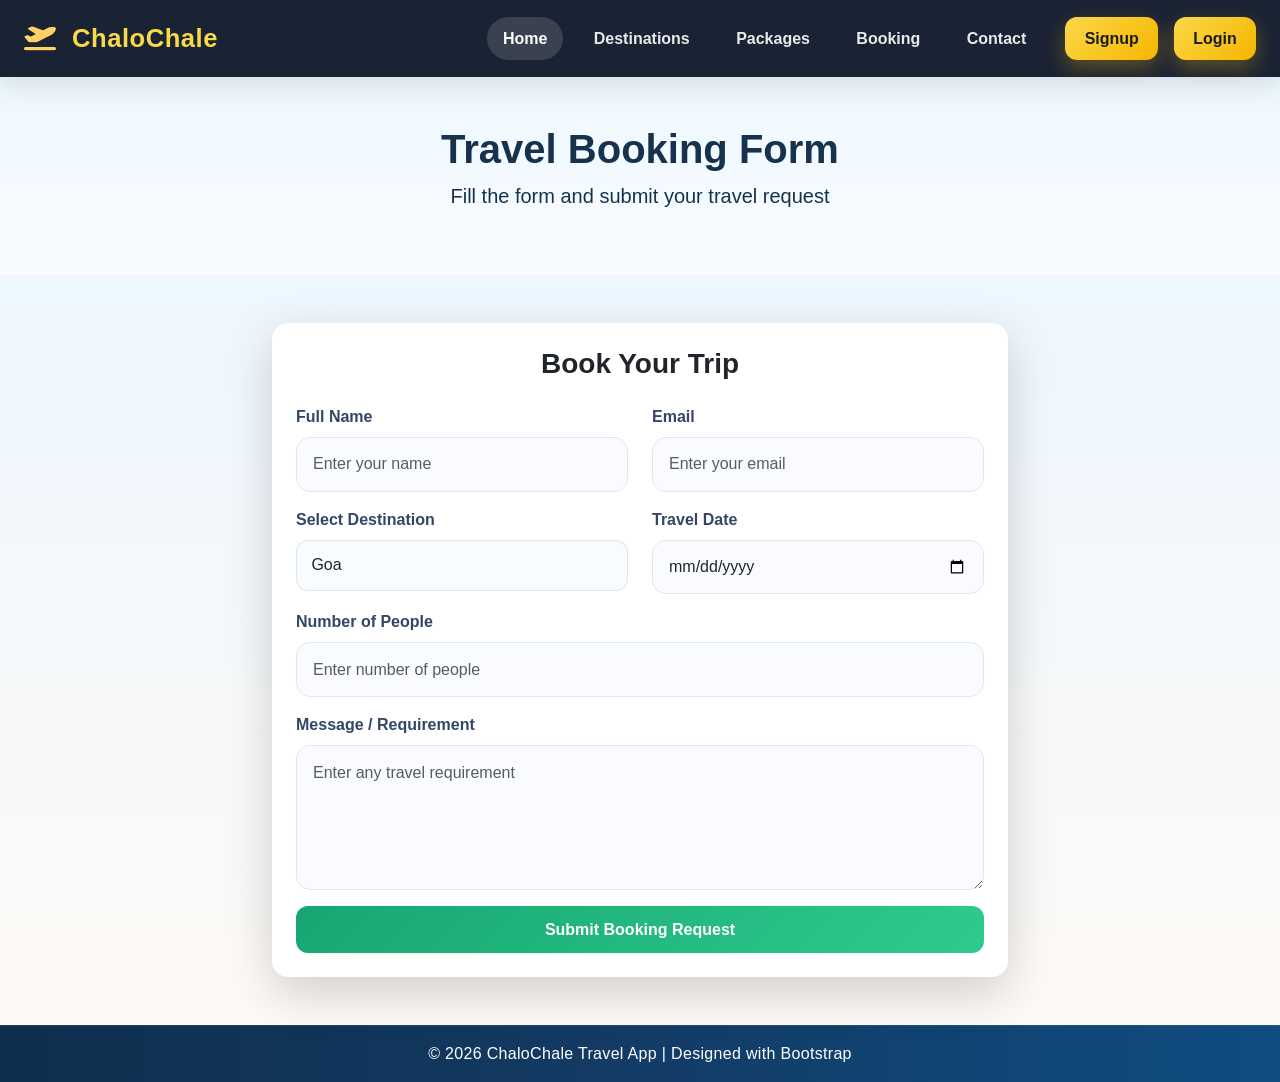
<file: booking.html>
<!DOCTYPE html>
<html lang="en">

<head>
    <meta charset="UTF-8">
    <meta name="viewport" content="width=device-width, initial-scale=1.0">
    <link rel="stylesheet" href="https://cdnjs.cloudflare.com/ajax/libs/font-awesome/6.5.1/css/all.min.css">
    <link href="https://cdn.jsdelivr.net/npm/bootstrap@5.3.8/dist/css/bootstrap.min.css" rel="stylesheet">
    <link rel="stylesheet" href="css/style.css" />
    <title>Document</title>
</head>

<body>
    <div class="container-fluid">
        <div class="row">
            <div class="col-md-12">
                <!-- Navbar Start-->
                <nav class="navbar navbar-expand-lg navbar-dark bg-dark">
                    <div class="container-fluid">
                        <a class="navbar-brand fw-bold" href="#">
                            <i class="fa-solid fa-plane-departure"></i> ChaloChale
                        </a>
                        <button class="navbar-toggler" type="button" data-bs-toggle="collapse" data-bs-target="#menu"
                            aria-controls="menu" aria-expanded="false" aria-label="Toggle navigation">
                            <span class="navbar-toggler-icon"></span>
                        </button>
                        <div class="collapse navbar-collapse" id="menu">
                            <ul class="navbar-nav ms-auto">
                                <li class="nav-item"><a class="nav-link active" href="index.html">Home</a></li>
                                <li class="nav-item"><a class="nav-link" href="destinations.html">Destinations</a></li>
                                <li class="nav-item"><a class="nav-link" href="packages.html">Packages</a></li>
                                <li class="nav-item"><a class="nav-link" href="booking.html">Booking</a></li>
                                <li class="nav-item"><a class="nav-link" href="contact.html">Contact</a></li>
                            </ul>
                            <a href="signup.html" class="btn btn-warning ms-lg-3">Signup</a>
                            <a href="login.html" class="btn btn-warning ms-lg-3">Login</a>
                        </div>
                    </div>
                </nav>
            </div><!-- navbar row end-->
        </div>

        <section class="py-5 bg-light text-center">
            <div class="container">
                <h1 class="fw-bold">Travel Booking Form</h1>
                <p class="lead">Fill the form and submit your travel request</p>
            </div>
        </section>
        <section class="py-5">
            <div class="container">
                <div class="row justify-content-center">
                    <div class="col-12 col-md-10 col-lg-8">
                        <div class="card shadow-lg p-4 rounded-4">
                            <h3 class="fw-bold mb-4 text-center">Book Your Trip</h3>
                            <form>
                                <div class="row">
                                    <div class="col-12 col-md-6 mb-3">
                                        <label class="form-label">Full Name</label>
                                        <input type="text" class="form-control" placeholder="Enter your name">
                                    </div>
                                    <div class="col-12 col-md-6 mb-3">
                                        <label class="form-label">Email</label>
                                        <input type="email" class="form-control" placeholder="Enter your email">
                                    </div>
                                </div>
                                <div class="row">
                                    <div class="col-12 col-md-6 mb-3">
                                        <label class="form-label">Select Destination</label>
                                        <select class="form-select">
                                            <option>Goa</option>
                                            <option>Manali</option>
                                            <option>Kerala</option>
                                            <option>Jaipur</option>
                                            <option>Agra</option>
                                        </select>
                                    </div>
                                    <div class="col-12 col-md-6 mb-3">
                                        <label class="form-label">Travel Date</label>
                                        <input type="date" class="form-control">
                                    </div>
                                </div>
                                <div class="mb-3">
                                    <label class="form-label">Number of People</label>
                                    <input type="number" class="form-control" placeholder="Enter number of people">
                                </div>
                                <div class="mb-3">
                                    <label class="form-label">Message / Requirement</label>
                                    <textarea class="form-control" rows="4"
                                        placeholder="Enter any travel requirement"></textarea>
                                </div>
                                <button type="submit" class="btn btn-success w-100">
                                    Submit Booking Request
                                </button>
                            </form>
                        </div>
                    </div>
                </div>
            </div>
        </section>


        <!-- Footer -->
        <footer class="bg-dark text-white text-center py-3">
            <p class="mb-0">© 2026 ChaloChale Travel App | Designed with Bootstrap</p>
        </footer>
    </div>
    <script src="https://cdn.jsdelivr.net/npm/bootstrap@5.3.8/dist/js/bootstrap.bundle.min.js"></script>
    <script src="js/script.js"></script>
</body>

</html>
</file>
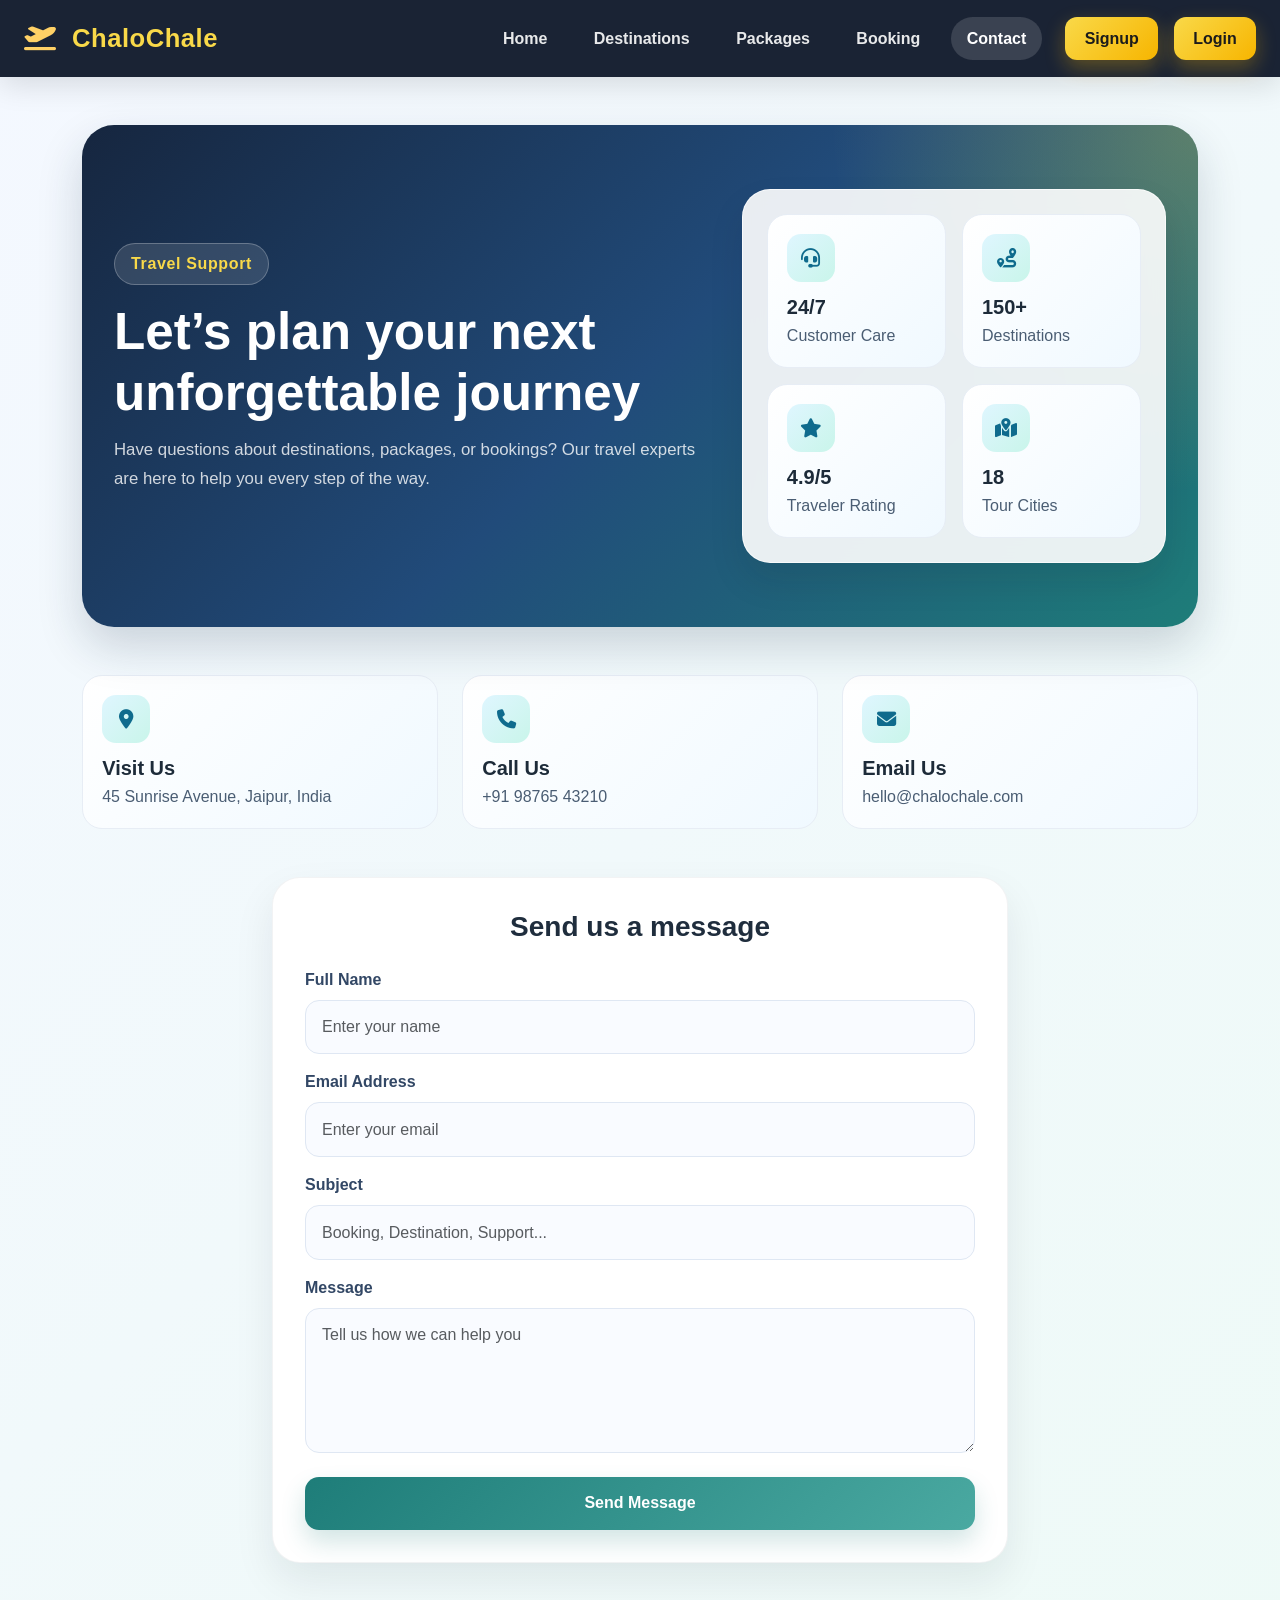
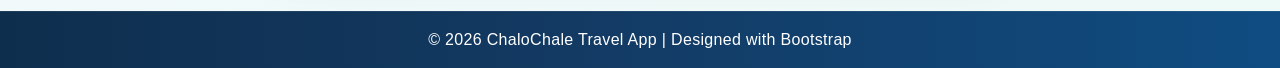
<file: contact.html>
<!DOCTYPE html>
<html lang="en">

<head>
    <meta charset="UTF-8">
    <meta name="viewport" content="width=device-width, initial-scale=1.0">
    <link rel="stylesheet" href="https://cdnjs.cloudflare.com/ajax/libs/font-awesome/6.5.1/css/all.min.css">
    <link href="https://cdn.jsdelivr.net/npm/bootstrap@5.3.8/dist/css/bootstrap.min.css" rel="stylesheet">
    <link rel="stylesheet" href="css/style.css" />
    <title>Contact | ChaloChale</title>

    <style>
        body {
            background: linear-gradient(135deg, #f4f8ff 0%, #eefaf7 100%);
            font-family: 'Segoe UI', sans-serif;
            color: #1f2d3d;
        }
    </style>
</head>

<body>
    <div class="container-fluid">
        <div class="row">
            <div class="col-md-12">
                <nav class="navbar navbar-expand-lg navbar-dark bg-dark">
                    <div class="container-fluid">
                        <a class="navbar-brand fw-bold" href="#">
                            <i class="fa-solid fa-plane-departure"></i> ChaloChale
                        </a>
                        <button class="navbar-toggler" type="button" data-bs-toggle="collapse" data-bs-target="#menu"
                            aria-controls="menu" aria-expanded="false" aria-label="Toggle navigation">
                            <span class="navbar-toggler-icon"></span>
                        </button>
                        <div class="collapse navbar-collapse" id="menu">
                            <ul class="navbar-nav ms-auto">
                                <li class="nav-item"><a class="nav-link" href="index.html">Home</a></li>
                                <li class="nav-item"><a class="nav-link" href="destinations.html">Destinations</a></li>
                                <li class="nav-item"><a class="nav-link" href="packages.html">Packages</a></li>
                                <li class="nav-item"><a class="nav-link" href="booking.html">Booking</a></li>
                                <li class="nav-item"><a class="nav-link active" href="contact.html">Contact</a></li>
                            </ul>
                            <a href="signup.html" class="btn btn-warning ms-lg-3">Signup</a>
                            <a href="login.html" class="btn btn-warning ms-lg-3">Login</a>
                        </div>
                    </div>
                </nav>
            </div>
        </div>

        <section class="py-5">
            <div class="container">
                <div class="contact-hero mb-5">
                    <div class="row align-items-center">
                        <div class="col-lg-7">
                            <span class="hero-badge">Travel Support</span>
                            <h1 class="hero-title">Let’s plan your next unforgettable journey</h1>
                            <p class="hero-subtitle">
                                Have questions about destinations, packages, or bookings? Our travel experts are here to help you every step of the way.
                            </p>
                        </div>

                        <div class="col-lg-5">
                            <div class="contact-card p-4">
                                <div class="row g-3">
                                    <div class="col-6">
                                        <div class="info-box">
                                            <div class="info-icon"><i class="fa-solid fa-headset"></i></div>
                                            <h5>24/7</h5>
                                            <p>Customer Care</p>
                                        </div>
                                    </div>
                                    <div class="col-6">
                                        <div class="info-box">
                                            <div class="info-icon"><i class="fa-solid fa-route"></i></div>
                                            <h5>150+</h5>
                                            <p>Destinations</p>
                                        </div>
                                    </div>
                                    <div class="col-6">
                                        <div class="info-box">
                                            <div class="info-icon"><i class="fa-solid fa-star"></i></div>
                                            <h5>4.9/5</h5>
                                            <p>Traveler Rating</p>
                                        </div>
                                    </div>
                                    <div class="col-6">
                                        <div class="info-box">
                                            <div class="info-icon"><i class="fa-solid fa-map-location-dot"></i></div>
                                            <h5>18</h5>
                                            <p>Tour Cities</p>
                                        </div>
                                    </div>
                                </div>
                            </div>
                        </div>
                    </div>
                </div>

                <div class="row g-4 align-items-stretch">
                    <div class="col-lg-4">
                        <div class="info-box">
                            <div class="info-icon"><i class="fa-solid fa-location-dot"></i></div>
                            <h5>Visit Us</h5>
                            <p>45 Sunrise Avenue, Jaipur, India</p>
                        </div>
                    </div>

                    <div class="col-lg-4">
                        <div class="info-box">
                            <div class="info-icon"><i class="fa-solid fa-phone"></i></div>
                            <h5>Call Us</h5>
                            <a href="tel:+919876543210">+91 98765 43210</a>
                        </div>
                    </div>

                    <div class="col-lg-4">
                        <div class="info-box">
                            <div class="info-icon"><i class="fa-solid fa-envelope"></i></div>
                            <h5>Email Us</h5>
                            <a href="mailto:hello@chalochale.com">hello@chalochale.com</a>
                        </div>
                    </div>
                </div>

                <div class="row justify-content-center mt-5">
                    <div class="col-12 col-md-10 col-lg-8">
                        <div class="form-card">
                            <h3 class="fw-bold mb-4 text-center">Send us a message</h3>
                            <form>
                                <div class="mb-3">
                                    <label class="form-label">Full Name</label>
                                    <input type="text" class="form-control" placeholder="Enter your name">
                                </div>
                                <div class="mb-3">
                                    <label class="form-label">Email Address</label>
                                    <input type="email" class="form-control" placeholder="Enter your email">
                                </div>
                                <div class="mb-3">
                                    <label class="form-label">Subject</label>
                                    <input type="text" class="form-control" placeholder="Booking, Destination, Support...">
                                </div>
                                <div class="mb-4">
                                    <label class="form-label">Message</label>
                                    <textarea class="form-control" rows="4" placeholder="Tell us how we can help you"></textarea>
                                </div>
                                <button type="submit" class="btn send-btn w-100">Send Message</button>
                            </form>
                        </div>
                    </div>
                </div>
            </div>
        </section>

        <footer class="text-white text-center py-3">
            <p class="mb-0">© 2026 ChaloChale Travel App | Designed with Bootstrap</p>
        </footer>
    </div>

    <script src="https://cdn.jsdelivr.net/npm/bootstrap@5.3.8/dist/js/bootstrap.bundle.min.js"></script>
    <script src="js/script.js"></script>
</body>

</html>
</file>
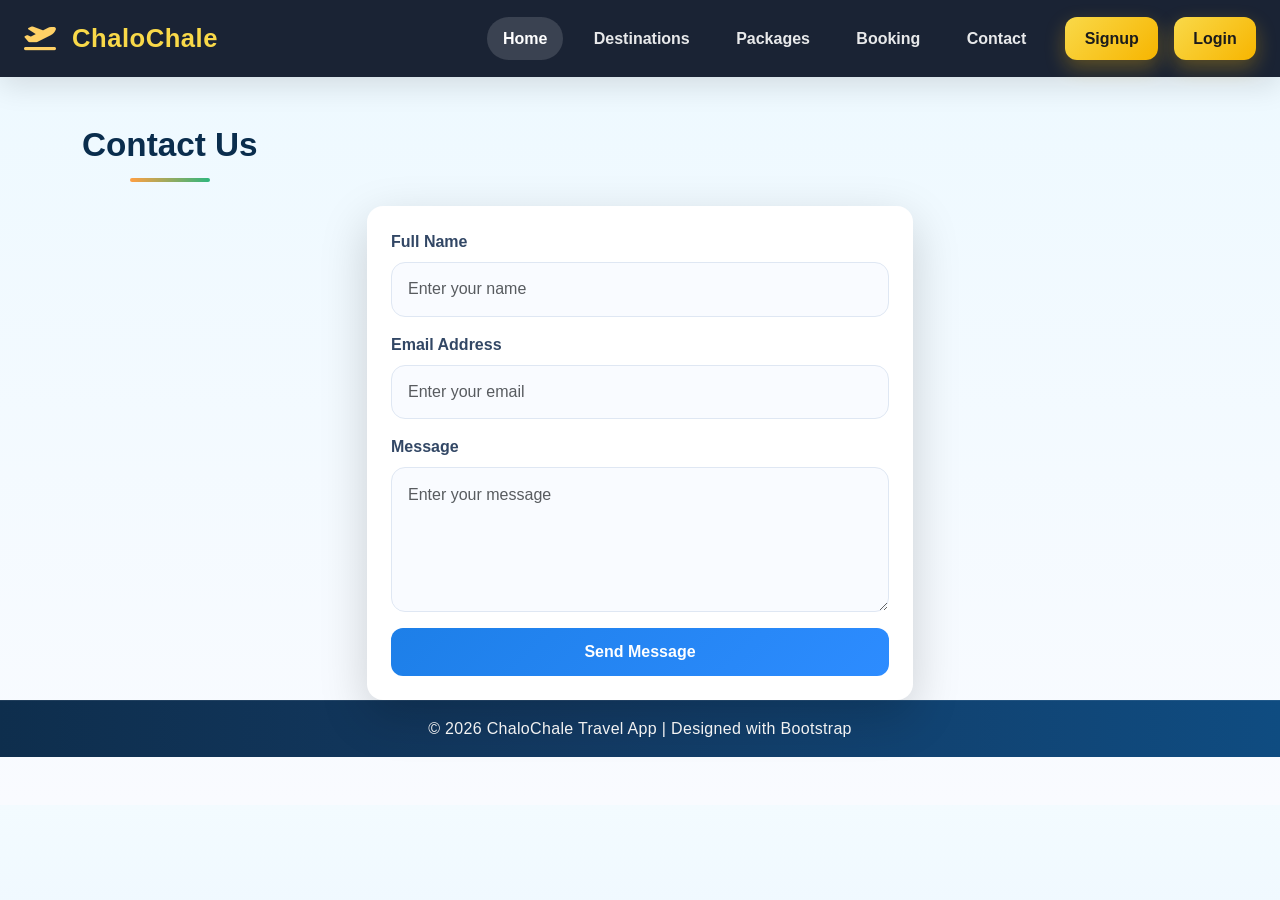
<file: contact2.html>
<!DOCTYPE html>
<html lang="en">

<head>
    <meta charset="UTF-8">
    <meta name="viewport" content="width=device-width, initial-scale=1.0">
    <link rel="stylesheet" href="https://cdnjs.cloudflare.com/ajax/libs/font-awesome/6.5.1/css/all.min.css">
    <link href="https://cdn.jsdelivr.net/npm/bootstrap@5.3.8/dist/css/bootstrap.min.css" rel="stylesheet">
    <link rel="stylesheet" href="css/style.css" />
    <title>Document</title>
</head>

<body>
    <div class="container-fluid">
        <div class="row">
            <div class="col-md-12">
                <!-- Navbar Start-->
                <nav class="navbar navbar-expand-lg navbar-dark bg-dark">
                    <div class="container-fluid">
                        <a class="navbar-brand fw-bold" href="#">
                            <i class="fa-solid fa-plane-departure"></i> ChaloChale
                        </a>
                        <button class="navbar-toggler" type="button" data-bs-toggle="collapse" data-bs-target="#menu"
                            aria-controls="menu" aria-expanded="false" aria-label="Toggle navigation">
                            <span class="navbar-toggler-icon"></span>
                        </button>
                        <div class="collapse navbar-collapse" id="menu">
                            <ul class="navbar-nav ms-auto">
                                <li class="nav-item"><a class="nav-link active" href="index.html">Home</a></li>
                                <li class="nav-item"><a class="nav-link" href="destinations.html">Destinations</a></li>
                                <li class="nav-item"><a class="nav-link" href="packages.html">Packages</a></li>
                                <li class="nav-item"><a class="nav-link" href="booking.html">Booking</a></li>
                                <li class="nav-item"><a class="nav-link" href="contact.html">Contact</a></li>
                            </ul>
                            <a href="signup.html" class="btn btn-warning ms-lg-3">Signup</a>
                            <a href="login.html" class="btn btn-warning ms-lg-3">Login</a>
                        </div>
                    </div>
                </nav>
            </div><!-- navbar row end-->
        </div>


        <!-- Contact Section -->
        <section class="py-5 bg-light">
            <div class="container">
                <h2 class="text-center fw-bold mb-4">Contact Us</h2>
                <div class="row justify-content-center">
                    <div class="col-12 col-md-8 col-lg-6">
                        <div class="card shadow-lg p-4 rounded-4">
                            <form>
                                <div class="mb-3">
                                    <label class="form-label">Full Name</label>
                                    <input type="text" class="form-control" placeholder="Enter your name">
                                </div>
                                <div class="mb-3">
                                    <label class="form-label">Email Address</label>
                                    <input type="email" class="form-control" placeholder="Enter your email">
                                </div>
                                <div class="mb-3">
                                    <label class="form-label">Message</label>
                                    <textarea class="form-control" rows="4" placeholder="Enter your message"></textarea>
                                </div>
                                <button type="submit" class="btn btn-primary w-100">Send Message</button>
                            </form>
                        </div>
                    </div>
                </div>
            </div>






        <!-- Footer -->
    <footer class="bg-dark text-white text-center py-3">
        <p class="mb-0">© 2026 ChaloChale Travel App | Designed with Bootstrap</p>
    </footer>
    </div>

    <script src="https://cdn.jsdelivr.net/npm/bootstrap@5.3.8/dist/js/bootstrap.bundle.min.js"></script>
    <script src="js/script.js"></script>

</body>

</html>
</file>
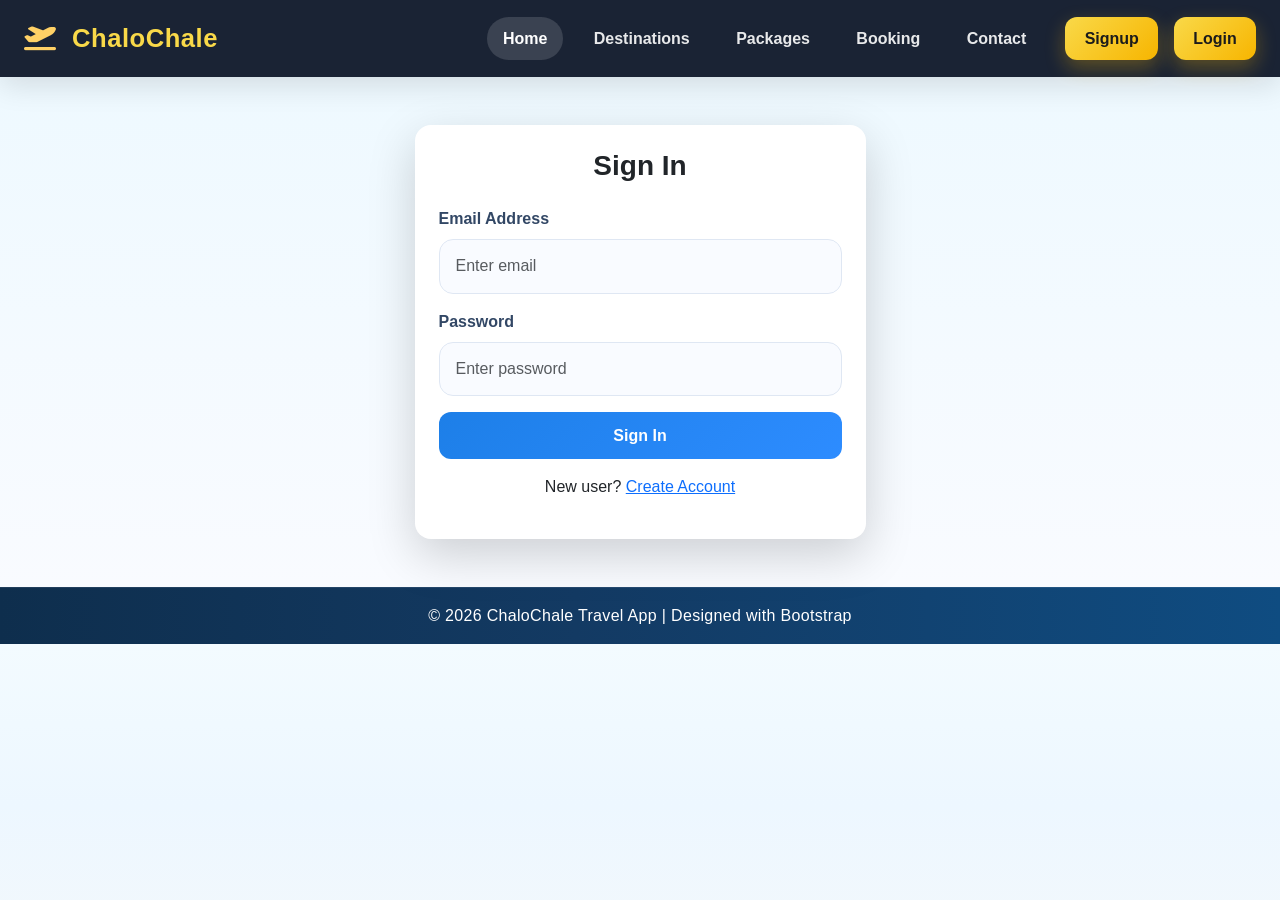
<file: login.html>
<!DOCTYPE html>
<html lang="en">

<head>
    <meta charset="UTF-8">
    <meta name="viewport" content="width=device-width, initial-scale=1.0">
    <link rel="stylesheet" href="https://cdnjs.cloudflare.com/ajax/libs/font-awesome/6.5.1/css/all.min.css">
    <link href="https://cdn.jsdelivr.net/npm/bootstrap@5.3.8/dist/css/bootstrap.min.css" rel="stylesheet">
    <link rel="stylesheet" href="css/style.css" />
    <title>Document</title>
</head>

<body>
    <div class="container-fluid">
        <div class="row">
            <div class="col-md-12">
                <!-- Navbar Start-->
                <nav class="navbar navbar-expand-lg navbar-dark bg-dark">
                    <div class="container-fluid">
                        <a class="navbar-brand fw-bold" href="#">
                            <i class="fa-solid fa-plane-departure"></i> ChaloChale
                        </a>
                        <button class="navbar-toggler" type="button" data-bs-toggle="collapse" data-bs-target="#menu"
                            aria-controls="menu" aria-expanded="false" aria-label="Toggle navigation">
                            <span class="navbar-toggler-icon"></span>
                        </button>
                        <div class="collapse navbar-collapse" id="menu">
                            <ul class="navbar-nav ms-auto">
                                <li class="nav-item"><a class="nav-link active" href="index.html">Home</a></li>
                                <li class="nav-item"><a class="nav-link" href="destinations.html">Destinations</a></li>
                                <li class="nav-item"><a class="nav-link" href="packages.html">Packages</a></li>
                                <li class="nav-item"><a class="nav-link" href="booking.html">Booking</a></li>
                                <li class="nav-item"><a class="nav-link" href="contact.html">Contact</a></li>
                            </ul>
                            <a href="signup.html" class="btn btn-warning ms-lg-3">Signup</a>
                            <a href="login.html" class="btn btn-warning ms-lg-3">Login</a>
                        </div>
                    </div>
                </nav>
            </div><!-- navbar row end-->
        </div>

        <!-- Login Form -->
        <section class="py-5 bg-light">
            <div class="container">
                <div class="row justify-content-center">
                    <div class="col-12 col-md-7 col-lg-5">
                        <div class="card shadow-lg p-4 rounded-4">
                            <h3 class="text-center fw-bold mb-4">Sign In</h3>
                            <form>
                                <div class="mb-3">
                                    <label class="form-label">Email Address</label>
                                    <input type="email" class="form-control" placeholder="Enter email">
                                </div>
                                <div class="mb-3">
                                    <label class="form-label">Password</label>
                                    <input type="password" class="form-control" placeholder="Enter password">
                                </div>
                                <button type="submit" class="btn btn-primary w-100">
                                    Sign In
                                </button>
                                <p class="text-center mt-3">
                                    New user? <a href="signup.html">Create Account</a>
                                </p>
                            </form>
                        </div>
                    </div>
                </div>
            </div>
        </section>



<!-- Footer -->
<footer class="bg-dark text-white text-center py-3">
<p class="mb-0">© 2026 ChaloChale Travel App | Designed with Bootstrap</p>
</footer>
</div>
<script src="https://cdn.jsdelivr.net/npm/bootstrap@5.3.8/dist/js/bootstrap.bundle.min.js"></script>
    <script src="js/script.js"></script>
</body>

</html>
</file>
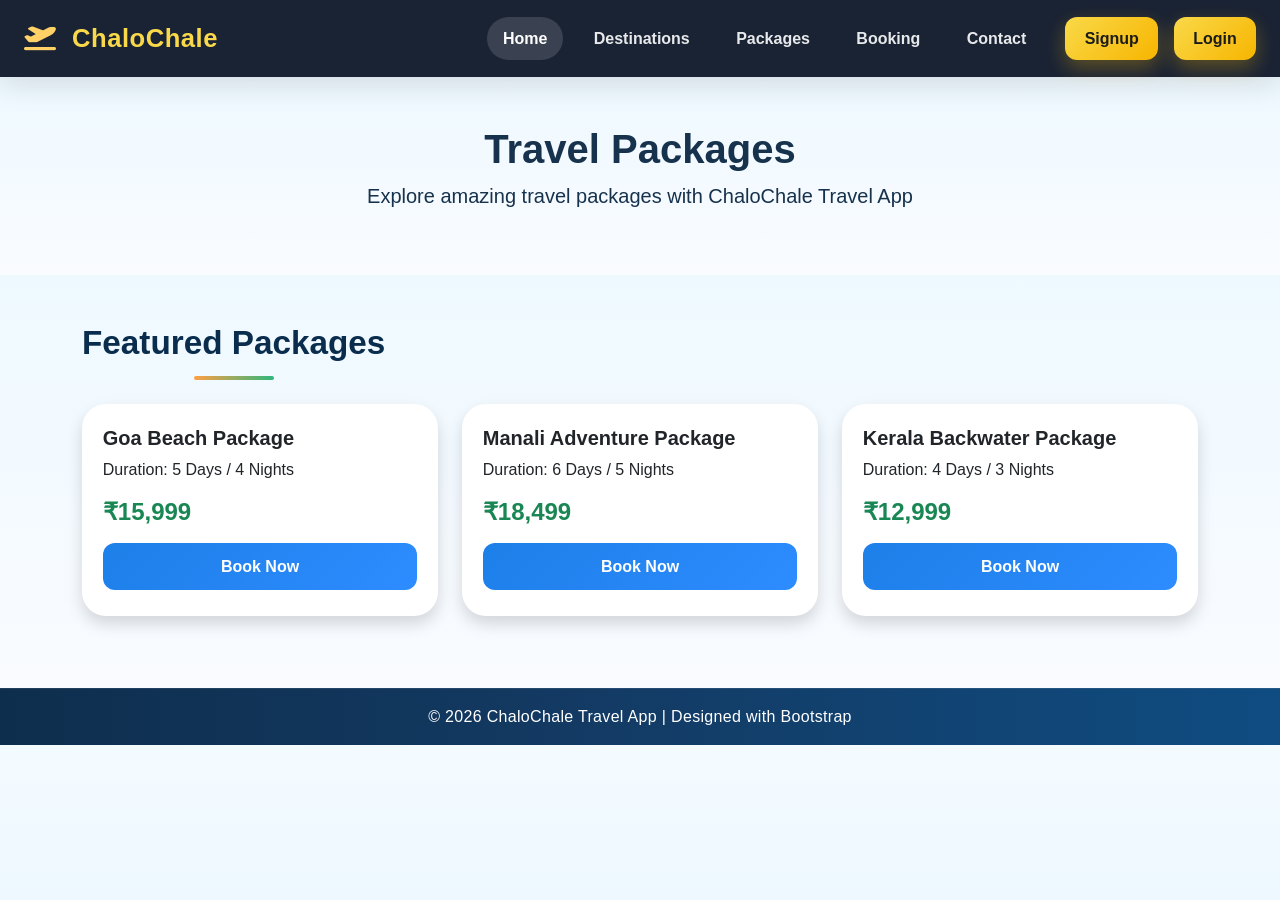
<file: packages.html>
<!DOCTYPE html>
<html lang="en">

<head>
    <meta charset="UTF-8">
    <meta name="viewport" content="width=device-width, initial-scale=1.0">
    <link rel="stylesheet" href="https://cdnjs.cloudflare.com/ajax/libs/font-awesome/6.5.1/css/all.min.css">
    <link href="https://cdn.jsdelivr.net/npm/bootstrap@5.3.8/dist/css/bootstrap.min.css" rel="stylesheet">
    <link rel="stylesheet" href="css/style.css" />
    <title>Document</title>
</head>

<body>
    <div class="container-fluid">
        <div class="row">
            <div class="col-md-12">
                <!-- Navbar Start-->
                <nav class="navbar navbar-expand-lg navbar-dark bg-dark">
                    <div class="container-fluid">
                        <a class="navbar-brand fw-bold" href="#">
                            <i class="fa-solid fa-plane-departure"></i> ChaloChale
                        </a>
                        <button class="navbar-toggler" type="button" data-bs-toggle="collapse" data-bs-target="#menu"
                            aria-controls="menu" aria-expanded="false" aria-label="Toggle navigation">
                            <span class="navbar-toggler-icon"></span>
                        </button>
                        <div class="collapse navbar-collapse" id="menu">
                            <ul class="navbar-nav ms-auto">
                                <li class="nav-item"><a class="nav-link active" href="index.html">Home</a></li>
                                <li class="nav-item"><a class="nav-link" href="destinations.html">Destinations</a></li>
                                <li class="nav-item"><a class="nav-link" href="packages.html">Packages</a></li>
                                <li class="nav-item"><a class="nav-link" href="booking.html">Booking</a></li>
                                <li class="nav-item"><a class="nav-link" href="contact.html">Contact</a></li>
                            </ul>
                            <a href="signup.html" class="btn btn-warning ms-lg-3">Signup</a>
                            <a href="login.html" class="btn btn-warning ms-lg-3">Login</a>
                        </div>
                    </div>
                </nav>
            </div><!-- navbar row end-->
        </div>

        <section class="py-5 bg-light text-center">
            <div class="container">
                <h1 class="fw-bold">Travel Packages</h1>
                <p class="lead">Explore amazing travel packages with ChaloChale Travel App</p>
            </div>
        </section>

        <!-- Packages Section -->
<section class="py-5 bg-light">
    <div class="container">
        <h2 class="text-center fw-bold mb-4">Featured Packages</h2>
        <div class="row">
            <div class="col-md-4 mb-4">
                <div class="card shadow">
                    <div class="card-body">
                        <h5 class="fw-bold">Goa Beach Package</h5>
                        <p>Duration: 5 Days / 4 Nights</p>
                        <h4 class="text-success fw-bold">₹15,999</h4>
                        <button class="btn btn-primary w-100 mt-2" data-bs-toggle="modal"
                            data-bs-target="#bookingModal">
                            Book Now
                        </button>
                    </div>
                </div>
            </div>

            <div class="col-md-4 mb-4">
                <div class="card shadow">
                    <div class="card-body">
                        <h5 class="fw-bold">Manali Adventure Package</h5>
                        <p>Duration: 6 Days / 5 Nights</p>
                        <h4 class="text-success fw-bold">₹18,499</h4>
                        <button class="btn btn-primary w-100 mt-2" data-bs-toggle="modal"
                            data-bs-target="#bookingModal">
                            Book Now
                        </button>
                    </div>
                </div>
            </div>

            <div class="col-md-4 mb-4">
                <div class="card shadow">
                    <div class="card-body">
                        <h5 class="fw-bold">Kerala Backwater Package</h5>
                        <p>Duration: 4 Days / 3 Nights</p>
                        <h4 class="text-success fw-bold">₹12,999</h4>
                        <button class="btn btn-primary w-100 mt-2" data-bs-toggle="modal"
                            data-bs-target="#bookingModal">
                            Book Now
                        </button>
                    </div>
                </div>
            </div>
        </div>
    </div>
</section>
  <!-- packages section ends-->




        <!-- Footer -->
<footer class="bg-dark text-white text-center py-3">
<p class="mb-0">© 2026 ChaloChale Travel App | Designed with Bootstrap</p>
</footer>
</div>
<script src="https://cdn.jsdelivr.net/npm/bootstrap@5.3.8/dist/js/bootstrap.bundle.min.js"></script>
    <script src="js/script.js"></script>

    </body>
    </html>
</file>
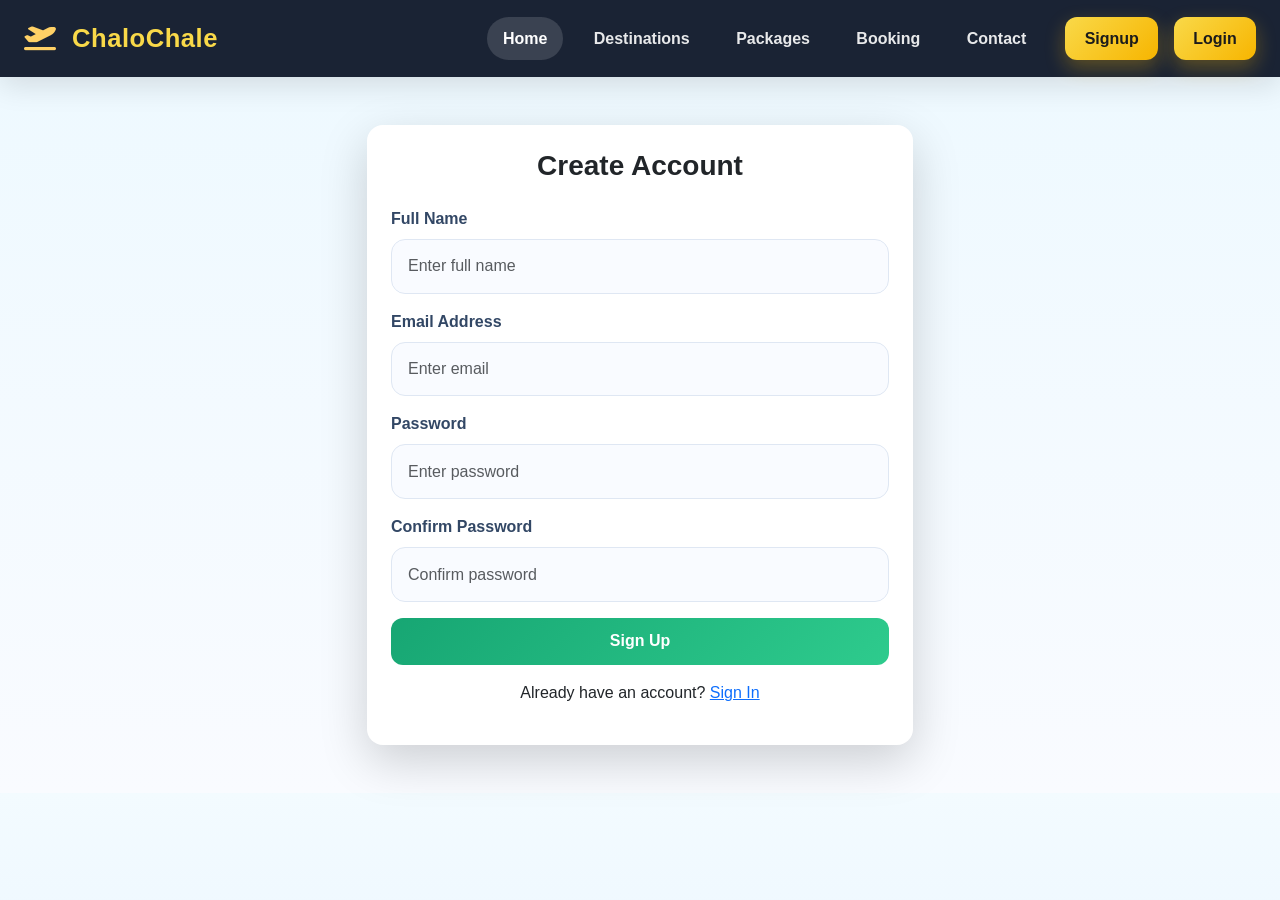
<file: signup.html>
<!DOCTYPE html>
<html lang="en">

<head>
    <meta charset="UTF-8">
    <meta name="viewport" content="width=device-width, initial-scale=1.0">
    <link rel="stylesheet" href="https://cdnjs.cloudflare.com/ajax/libs/font-awesome/6.5.1/css/all.min.css">
    <link href="https://cdn.jsdelivr.net/npm/bootstrap@5.3.8/dist/css/bootstrap.min.css" rel="stylesheet">
    <link rel="stylesheet" href="css/style.css" />
    <title>Document</title>
</head>

<body>
    <div class="container-fluid">
        <div class="row">
            <div class="col-md-12">
                <!-- Navbar Start-->
                <nav class="navbar navbar-expand-lg navbar-dark bg-dark">
                    <div class="container-fluid">
                        <a class="navbar-brand fw-bold" href="#">
                            <i class="fa-solid fa-plane-departure"></i> ChaloChale
                        </a>
                        <button class="navbar-toggler" type="button" data-bs-toggle="collapse" data-bs-target="#menu"
                            aria-controls="menu" aria-expanded="false" aria-label="Toggle navigation">
                            <span class="navbar-toggler-icon"></span>
                        </button>
                        <div class="collapse navbar-collapse" id="menu">
                            <ul class="navbar-nav ms-auto">
                                <li class="nav-item"><a class="nav-link active" href="index.html">Home</a></li>
                                <li class="nav-item"><a class="nav-link" href="destinations.html">Destinations</a></li>
                                <li class="nav-item"><a class="nav-link" href="packages.html">Packages</a></li>
                                <li class="nav-item"><a class="nav-link" href="booking.html">Booking</a></li>
                                <li class="nav-item"><a class="nav-link" href="contact.html">Contact</a></li>
                            </ul>
                            <a href="signup.html" class="btn btn-warning ms-lg-3">Signup</a>
                            <a href="login.html" class="btn btn-warning ms-lg-3">Login</a>
                        </div>
                    </div>
                </nav>
            </div><!-- navbar row end-->
        </div>

        <!-- Signup Form -->
        <section class="py-5 bg-light">
            <div class="container">
                <div class="row justify-content-center">
                    <div class="col-12 col-md-8 col-lg-6">
                        <div class="card shadow-lg p-4 rounded-4">
                            <h3 class="text-center fw-bold mb-4">Create Account</h3>
                            <form>
                                <div class="mb-3">
                                    <label class="form-label">Full Name</label>
                                    <input type="text" class="form-control" placeholder="Enter full name">
                                </div>
                                <div class="mb-3">
                                    <label class="form-label">Email Address</label>
                                    <input type="email" class="form-control" placeholder="Enter email">
                                </div>
                                <div class="mb-3">
                                    <label class="form-label">Password</label>
                                    <input type="password" class="form-control" placeholder="Enter password">
                                </div>
                                <div class="mb-3">
                                    <label class="form-label">Confirm Password</label>
                                    <input type="password" class="form-control" placeholder="Confirm password">
                                </div>
                                <button type="submit" class="btn btn-success w-100">
                                    Sign Up
                                </button>
                                <p class="text-center mt-3">
                                    Already have an account? <a href="login.html">Sign In</a>
                                </p>
                            </form>
                        </div>
                    </div>
                </div>
            </div>
        </section>
</file>
<file: css/style.css>
:root {
    --sky: #eaf7ff;
    --ocean: #0f4c81;
    --ocean-deep: #0a2d4d;
    --sunset: #ff9f43;
    --sunset-soft: #ffd166;
    --grass: #2eb67d;
    --white: #ffffff;
    --text: #17324d;
    --muted: #5e7287;
    --card-shadow: 0 20px 45px rgba(14, 60, 97, 0.12);
}

* {
    box-sizing: border-box;
}

body {
    font-family: 'Segoe UI', Tahoma, Geneva, Verdana, sans-serif;
    background: linear-gradient(180deg, #f3fbff 0%, #edf7ff 25%, #fffaf5 100%);
    color: var(--text);
}

.container-fluid {
    padding: 0;
}

.navbar {
    background: linear-gradient(90deg, var(--ocean-deep) 0%, var(--ocean) 45%, #1976d2 100%) !important;
    box-shadow: 0 8px 25px rgba(21, 71, 124, 0.24);
    padding: 0.9rem 1.5rem;
}

.navbar-brand {
    font-size: 1.6rem;
    letter-spacing: 0.03em;
}

.navbar-brand i {
    color: var(--sunset-soft);
    margin-right: 0.5rem;
}

.navbar-nav .nav-link {
    color: rgba(255, 255, 255, 0.9) !important;
    font-weight: 600;
    margin: 0 0.45rem;
    border-radius: 999px;
    padding: 0.6rem 1rem !important;
    transition: 0.3s ease;
}

.navbar-nav .nav-link:hover,
.navbar-nav .nav-link.active {
    background: rgba(255, 255, 255, 0.14);
    color: var(--white) !important;
}

.btn {
    border: none;
    border-radius: 12px;
    font-weight: 700;
    transition: transform 0.25s ease, box-shadow 0.25s ease;
}

.btn:hover {
    transform: translateY(-2px);
    box-shadow: 0 12px 22px rgba(21, 82, 122, 0.18);
}

.btn-primary {
    background: linear-gradient(135deg, #1d7fe8 0%, #2d8cff 100%);
}

.btn-success {
    background: linear-gradient(135deg, #17a673 0%, #2ecb8d 100%);
}

.btn-warning {
    background: linear-gradient(135deg, #ffb703 0%, #ffd166 100%);
    color: #1e2d3d;
}

#travelCarousel {
    position: relative;
    box-shadow: 0 24px 60px rgba(29, 90, 146, 0.18);
}

.carousel-item img {
    object-fit: cover;
    filter: brightness(0.82) saturate(1.08);
}

.carousel-caption {
    background: linear-gradient(180deg, rgba(10, 26, 43, 0.18), rgba(10, 26, 43, 0.7));
    border-radius: 22px;
    padding: 1.5rem 2rem;
    bottom: 3rem;
    left: 10%;
    right: 10%;
}

.carousel-caption h2 {
    font-size: clamp(2rem, 3vw, 3rem);
    margin-bottom: 0.75rem;
    color: var(--white);
}

.carousel-caption p {
    font-size: 1.08rem;
    color: rgba(255, 255, 255, 0.9);
}

.carousel-control-prev,
.carousel-control-next {
    width: 44px;
    height: 44px;
    top: 50%;
    transform: translateY(-50%);
    background: rgba(255, 255, 255, 0.18);
    border-radius: 50%;
    backdrop-filter: blur(6px);
}

.carousel-control-prev {
    left: 18px;
}

.carousel-control-next {
    right: 18px;
}

.carousel-indicators [data-bs-target] {
    width: 11px;
    height: 11px;
    border-radius: 50%;
    background-color: rgba(255,255,255,0.85);
}

section {
    padding-top: 5rem !important;
    padding-bottom: 5rem !important;
}

section h2 {
    position: relative;
    display: inline-block;
    margin-bottom: 2rem !important;
    font-size: clamp(2rem, 2.6vw, 2.8rem);
    color: var(--ocean-deep);
}

section h2::after {
    content: "";
    display: block;
    width: 80px;
    height: 4px;
    background: linear-gradient(90deg, var(--sunset), var(--grass));
    margin: 0.8rem auto 0;
    border-radius: 999px;
}

.bg-light {
    background: linear-gradient(180deg, #eef9ff 0%, #f9fbff 100%) !important;
}

.text-center .col-md-4 {
    padding: 1.4rem;
}

.fa-3x {
    background: linear-gradient(135deg, rgba(34, 125, 228, 0.1), rgba(255, 159, 67, 0.18));
    width: 90px;
    height: 90px;
    line-height: 90px;
    border-radius: 50%;
    margin: 0 auto 1rem;
    box-shadow: inset 0 0 0 1px rgba(17, 96, 186, 0.08);
}

.card {
    border: none;
    border-radius: 24px;
    overflow: hidden;
    background: var(--white);
    box-shadow: var(--card-shadow);
    transition: transform 0.25s ease, box-shadow 0.25s ease;
}

.card:hover {
    transform: translateY(-8px);
    box-shadow: 0 24px 50px rgba(13, 70, 113, 0.2);
}

.card-img-top {
    object-fit: cover;
}

.card-body {
    padding: 1.4rem 1.3rem 1.6rem;
}

.card-title {
    color: var(--ocean-deep);
    margin-bottom: 0.7rem;
}

.card-text {
    color: var(--muted);
    line-height: 1.7;
}

.card .btn {
    padding: 0.72rem 1.2rem;
}

.modal-content {
    border: none;
    border-radius: 22px;
    overflow: hidden;
    box-shadow: 0 30px 60px rgba(15, 76, 129, 0.18);
}

.modal-header {
    background: linear-gradient(135deg, #0f4c81 0%, #1f6fc1 100%);
    border-bottom: none;
    padding: 1rem 1.4rem;
}

.modal-title {
    font-weight: 700;
}

.form-control,
.form-select,
textarea {
    border: 1.5px solid rgba(24, 84, 129, 0.12);
    border-radius: 12px;
    padding: 0.8rem 0.9rem;
    background: #f9fcff;
}

.form-control:focus,
.form-select:focus,
textarea:focus {
    border-color: rgba(29, 127, 232, 0.6);
    box-shadow: 0 0 0 0.2rem rgba(29, 127, 232, 0.12);
}

label {
    font-weight: 600;
    color: var(--ocean-deep);
}

footer {
    background: linear-gradient(90deg, #0e2e4d 0%, #133a63 45%, #0f4c81 100%) !important;
    padding: 1.5rem 1rem !important;
    border-top: 3px solid rgba(255, 209, 102, 0.75);
}

footer p {
    letter-spacing: 0.02em;
}

@media (max-width: 767px) {
    .navbar-brand {
        font-size: 1.2rem;
    }

    .navbar-nav {
        padding-top: 1rem;
    }

    .navbar-nav .nav-link {
        margin: 0.2rem 0;
    }

    .carousel-caption {
        left: 5%;
        right: 5%;
        bottom: 1.2rem;
        padding: 1rem 1.2rem;
    }

    .carousel-caption h2 {
        font-size: 1.6rem;
    }

    section {
        padding-top: 4rem !important;
        padding-bottom: 4rem !important;
    }
}


.navbar {
            background: rgba(14, 24, 42, 0.95) !important;
            box-shadow: 0 8px 30px rgba(0, 0, 0, 0.12);
            backdrop-filter: blur(8px);
        }

        .navbar-brand {
            letter-spacing: 0.5px;
            color: #f9d949 !important;
        }

        .nav-link {
            color: rgba(255, 255, 255, 0.82) !important;
            transition: 0.3s ease;
            font-weight: 500;
        }

        .nav-link:hover,
        .nav-link.active {
            color: #f9d949 !important;
        }

        .btn-warning {
            background: linear-gradient(135deg, #f9d949, #f7b500);
            border: none;
            color: #1b1b1b;
            font-weight: 600;
            border-radius: 12px;
            padding: 0.6rem 1.2rem;
            box-shadow: 0 8px 20px rgba(247, 181, 0, 0.3);
        }

        .btn-warning:hover {
            transform: translateY(-1px);
        }

        .contact-hero {
            background: linear-gradient(135deg, #16263f, #214b7a 50%, #1e7d79);
            border-radius: 32px;
            padding: 4rem 2rem;
            color: white;
            position: relative;
            overflow: hidden;
            box-shadow: 0 20px 45px rgba(21, 43, 68, 0.18);
        }

        .contact-hero::before {
            content: "";
            position: absolute;
            inset: 0;
            background: radial-gradient(circle at top right, rgba(249, 217, 73, 0.28), transparent 30%);
            pointer-events: none;
        }

        .hero-badge {
            display: inline-block;
            background: rgba(255, 255, 255, 0.12);
            border: 1px solid rgba(255, 255, 255, 0.25);
            color: #f9d949;
            font-weight: 600;
            padding: 0.5rem 1rem;
            border-radius: 999px;
            letter-spacing: 0.04em;
            margin-bottom: 1rem;
        }

        .hero-title {
            font-size: clamp(2rem, 4vw, 3.5rem);
            font-weight: 800;
            margin-bottom: 0.8rem;
        }

        .hero-subtitle {
            font-size: 1.05rem;
            color: rgba(255, 255, 255, 0.8);
            max-width: 600px;
            line-height: 1.7;
        }

        .contact-card {
            background: rgba(255, 255, 255, 0.9);
            border: 1px solid rgba(255, 255, 255, 0.7);
            backdrop-filter: blur(10px);
            border-radius: 28px;
            box-shadow: 0 18px 35px rgba(17, 22, 29, 0.1);
        }

        .info-box {
            background: linear-gradient(135deg, #ffffff, #f0f9ff);
            border-radius: 20px;
            padding: 1.2rem;
            border: 1px solid #e7edf5;
            height: 100%;
            transition: transform 0.25s ease, box-shadow 0.25s ease;
        }

        .info-box:hover {
            transform: translateY(-4px);
            box-shadow: 0 14px 25px rgba(37, 82, 137, 0.08);
        }

        .info-icon {
            width: 48px;
            height: 48px;
            border-radius: 14px;
            display: flex;
            align-items: center;
            justify-content: center;
            background: linear-gradient(135deg, #dff6ff, #c9f5ea);
            color: #0f6b8d;
            font-size: 1.2rem;
            margin-bottom: 0.8rem;
        }

        .info-box h5 {
            color: #1d2b39;
            font-weight: 700;
            margin-bottom: 0.3rem;
        }

        .info-box p,
        .info-box a {
            margin: 0;
            color: #4a5d73;
            text-decoration: none;
        }

        .form-card {
            background: #ffffff;
            border: 1px solid rgba(17, 24, 39, 0.05);
            border-radius: 28px;
            box-shadow: 0 18px 40px rgba(15, 23, 42, 0.08);
            padding: 2rem;
        }

        .form-label {
            font-weight: 600;
            color: #324765;
        }

        .form-control {
            border: 1px solid #dfe7f3;
            border-radius: 14px;
            padding: 0.9rem 1rem;
            background: #f9fbff;
            transition: all 0.2s ease;
        }

        .form-control:focus {
            border-color: #78d4c9;
            box-shadow: 0 0 0 0.2rem rgba(120, 212, 201, 0.2);
            background: white;
        }

        textarea.form-control {
            min-height: 145px;
            resize: vertical;
        }

        .send-btn {
            background: linear-gradient(135deg, #1e7d79, #4aa9a1);
            border: none;
            border-radius: 14px;
            font-weight: 700;
            padding: 0.9rem 1.3rem;
            color: white;
            transition: 0.3s ease;
            box-shadow: 0 12px 25px rgba(30, 125, 121, 0.2);
        }

        .send-btn:hover {
            transform: translateY(-2px);
            box-shadow: 0 16px 30px rgba(30, 125, 121, 0.3);
        }

        footer {
            background: linear-gradient(180deg, #0c1828, #101b2d);
            color: white;
            border-top: 1px solid rgba(255,255,255,0.08);
        }

        @media (max-width: 768px) {
            .contact-hero {
                padding: 3rem 1.2rem;
            }

            .form-card {
                padding: 1.3rem;
            }
        }
</file>
